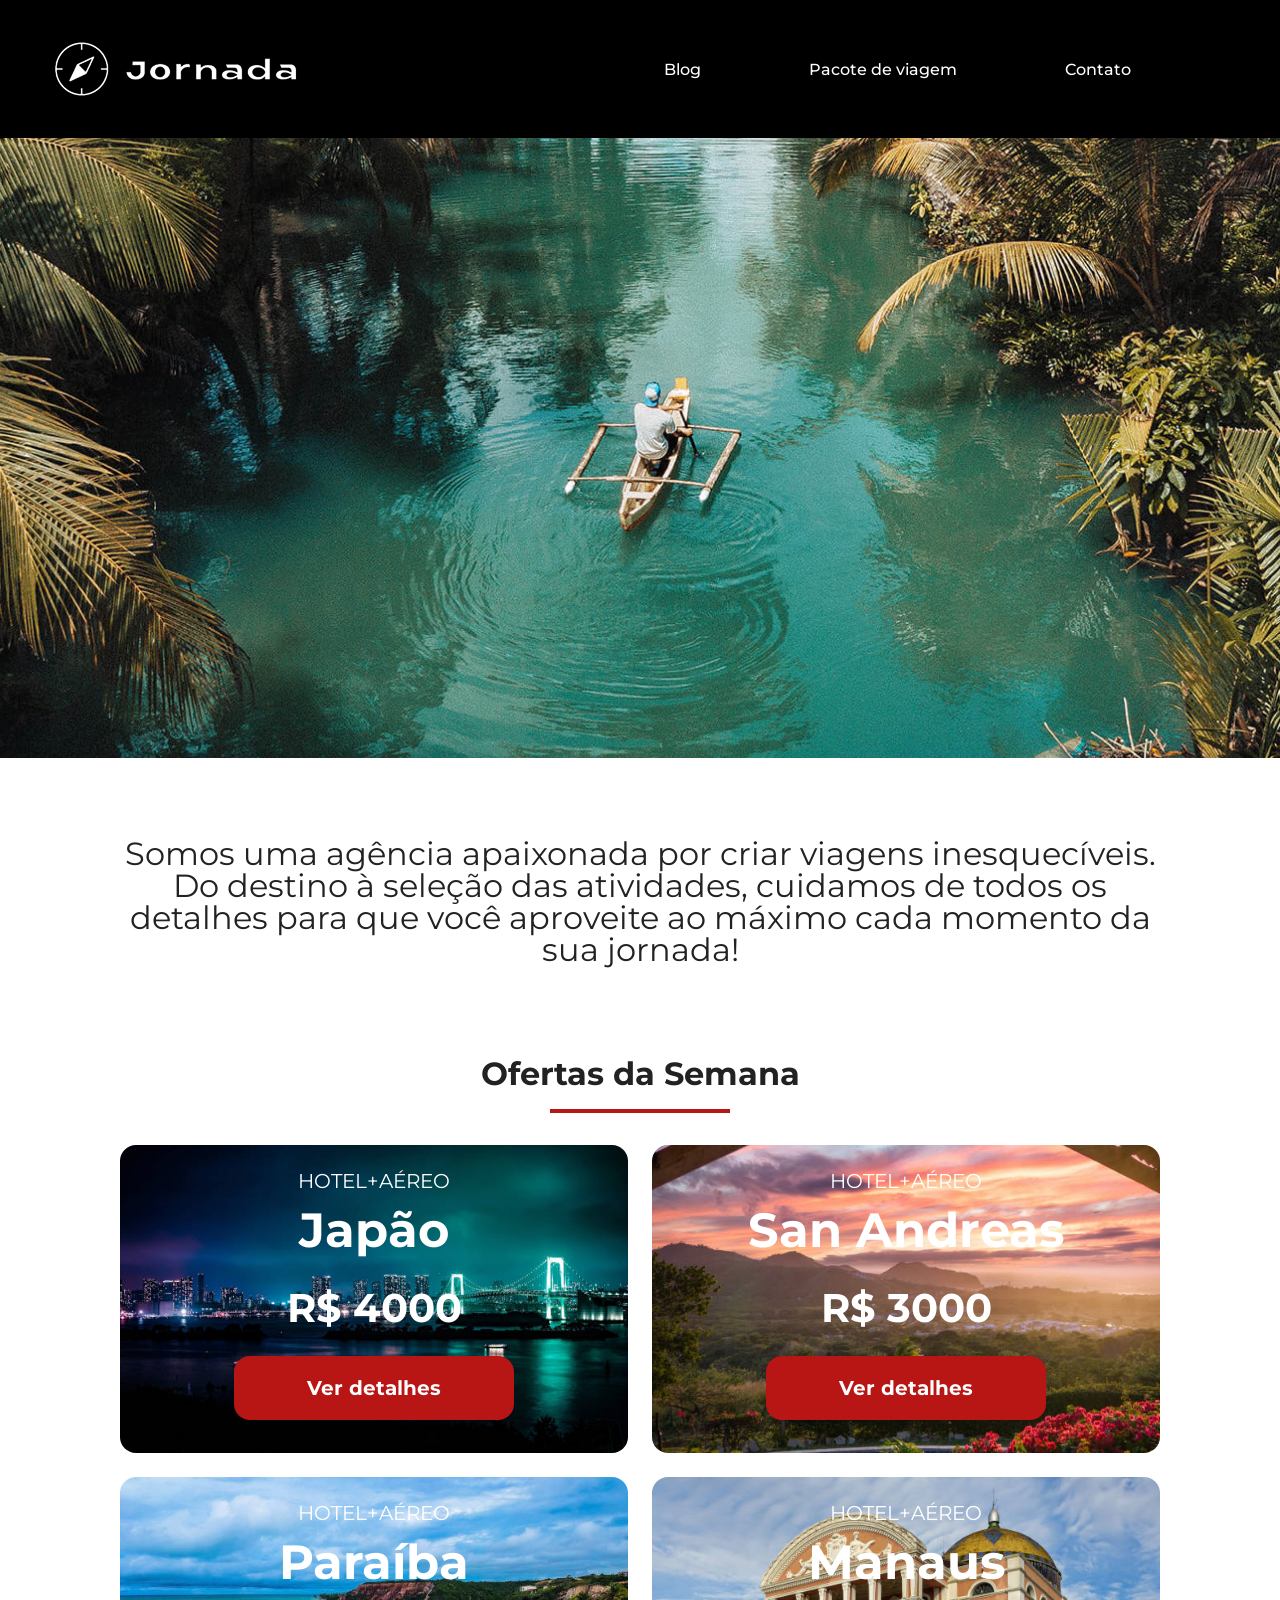
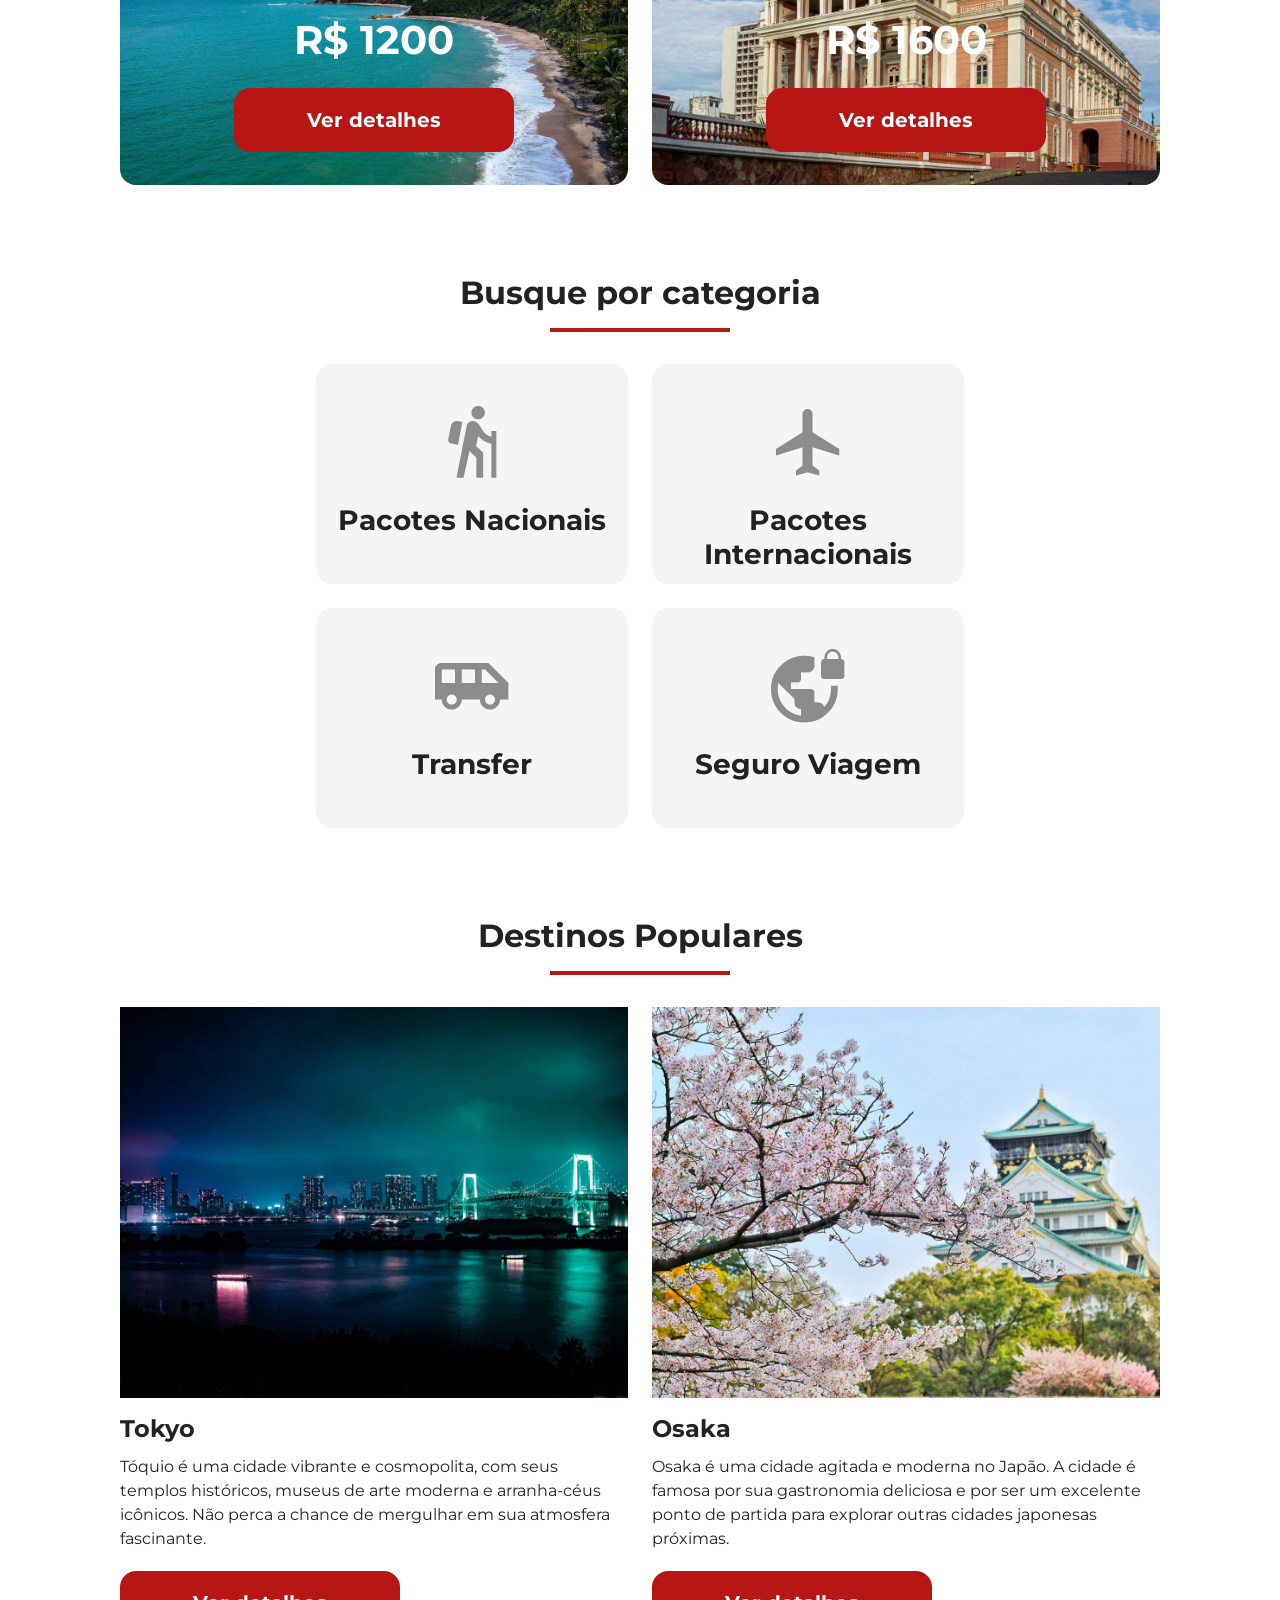
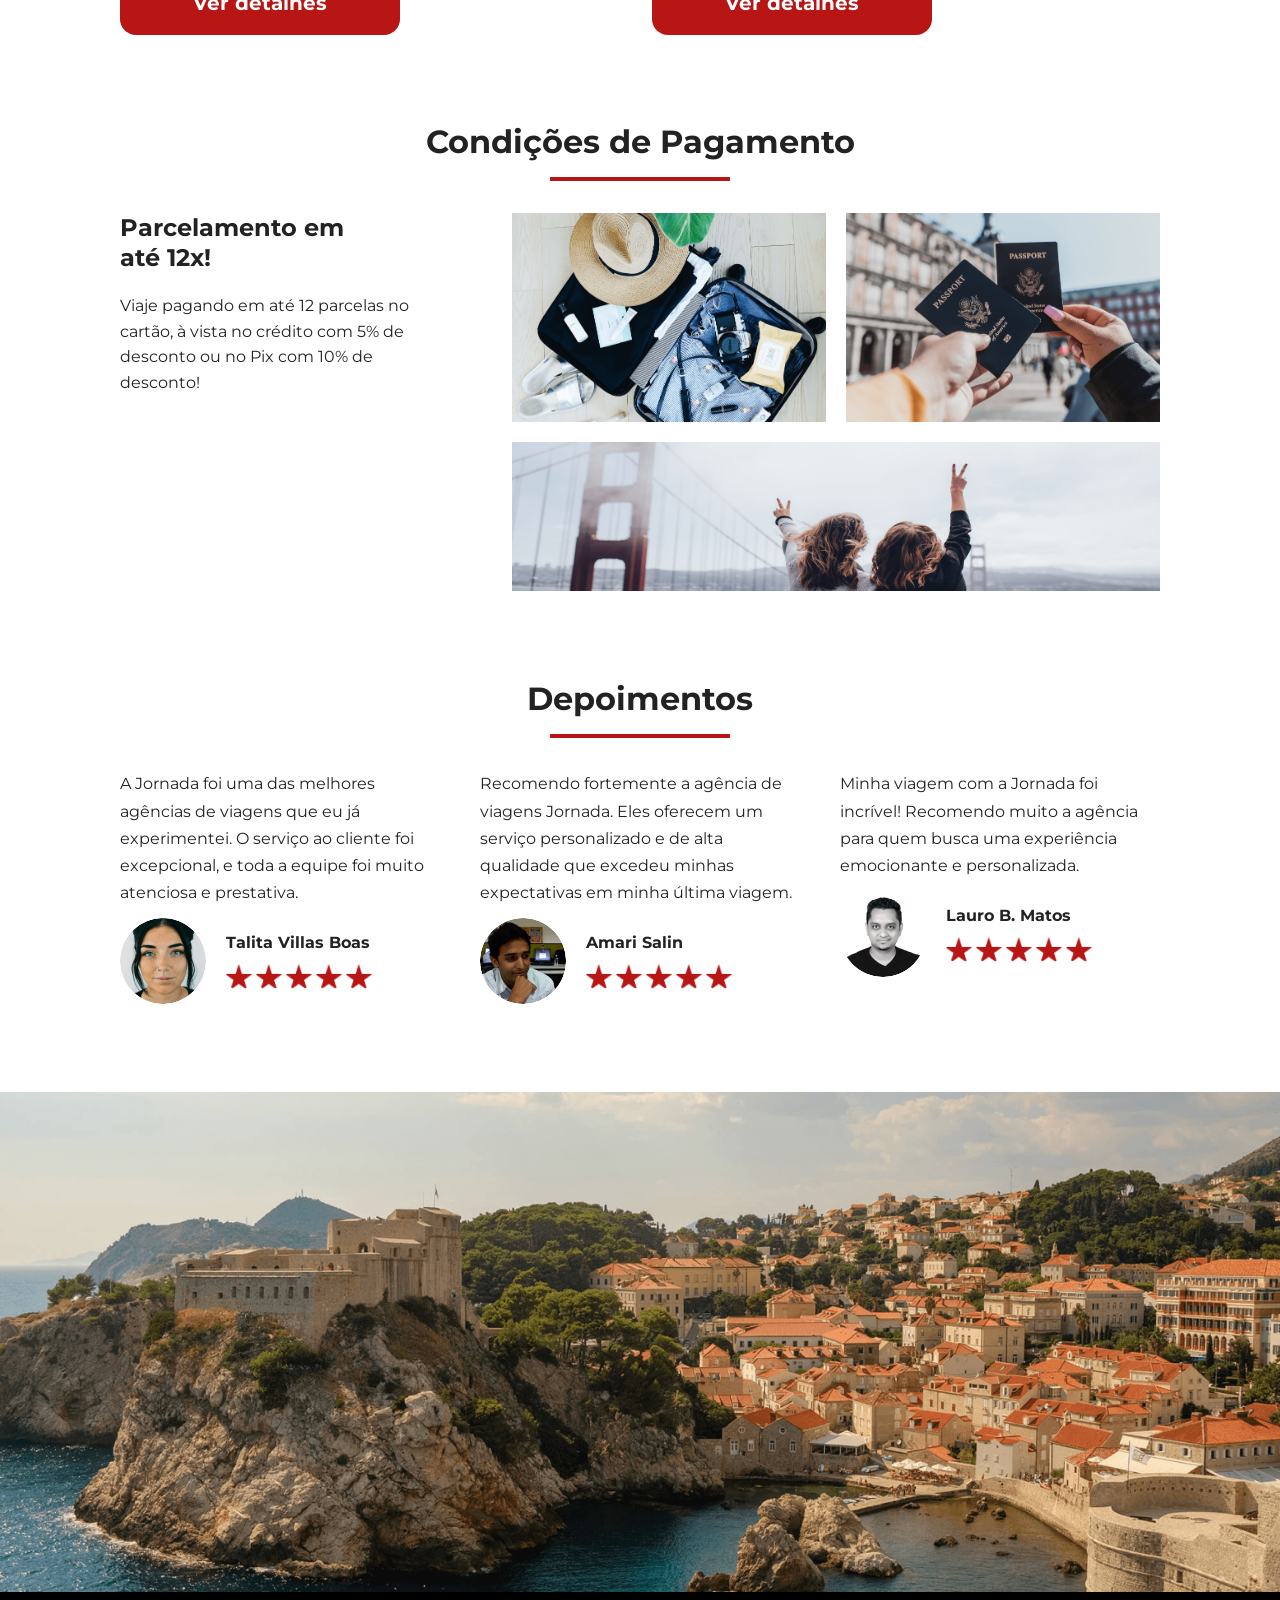
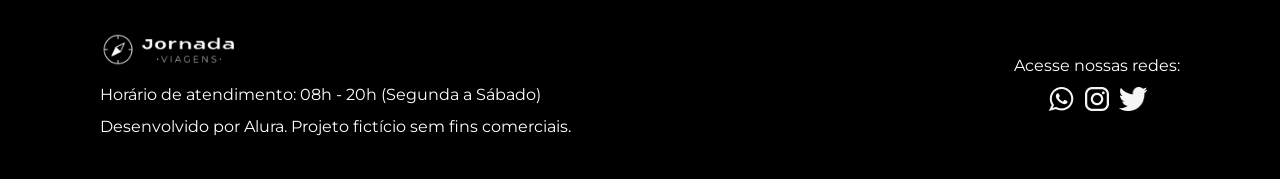
<file: index.html>
<!doctype html>
<html lang="pt-BR">
  <head>
    <meta charset="UTF-8" />
    <meta name="viewport" content="width=device-width, initial-scale=1" />
    <meta
      name="description"
      content="Conheça ofertas, destinos e condições de pagamento da Jornada Viagens."
    />
    <meta name="theme-color" content="#000000" />
    <title>Jornada Viagens</title>
    <link
      rel="preload"
      as="image"
      href="./img/hero-mobile.jpg"
      media="(max-width: 767px)"
    />
    <link
      rel="preload"
      as="image"
      href="./img/hero-tablet.jpg"
      media="(min-width: 768px) and (max-width: 1023px)"
    />
    <link
      rel="preload"
      as="image"
      href="./img/hero-desktop-v2.jpg"
      media="(min-width: 1024px)"
    />
    <link rel="stylesheet" href="./css/style.css" />
  </head>
  <body>
    <a class="skip-link" href="#conteudo">Pular para o conteúdo</a>

    <header class="site-header">
      <a class="site-logo" href="./index.html">
        <picture>
          <source
            media="(min-width: 1024px)"
            srcset="./img/bussola-texto-branca.png"
          />
          <img
            src="./img/bussola-jornada-branca.png"
            alt="Jornada Viagens — página inicial"
            width="68"
            height="64"
          />
        </picture>
      </a>

      <nav class="site-nav" aria-label="Navegação principal">
        <!-- Checkbox acessível: Espaço alterna o menu, sem JavaScript -->
        <input
          class="site-nav__checkbox"
          type="checkbox"
          id="menu-toggle"
          aria-controls="menu-principal"
        />
        <label class="site-nav__toggle" for="menu-toggle">
          <img src="./img/menu.png" alt="" width="24" height="16" />
          <span class="visually-hidden">Mostrar links de navegação</span>
        </label>
        <ul class="site-nav__links" id="menu-principal">
          <li><a href="./blog.html">Blog</a></li>
          <li><a href="./pacotes-de-viagens.html">Pacote de viagem</a></li>
          <li><a href="./contato.html">Contato</a></li>
        </ul>
      </nav>
    </header>

    <main id="conteudo">
      <section class="hero" aria-labelledby="hero-title">
        <div class="hero__image" aria-hidden="true"></div>
        <h1 class="hero__text" id="hero-title">
          Somos uma agência apaixonada por criar viagens inesquecíveis. Do
          destino à seleção das atividades, cuidamos de todos os detalhes para
          que você aproveite ao máximo cada momento da sua jornada!
        </h1>
      </section>

      <section class="section offers" aria-labelledby="offers-title">
        <h2 class="section-heading" id="offers-title">Ofertas da Semana</h2>
        <div class="offers__grid">
          <article class="offer-card offer-card--japan">
            <div class="offer-card__info">
              <p>HOTEL+AÉREO</p>
              <h3>Japão <span>R$ 4000</span></h3>
            </div>
            <a
              class="button"
              href="#"
              aria-label="Ver detalhes da oferta para o Japão"
              >Ver detalhes</a
            >
          </article>
          <article class="offer-card offer-card--san-andreas">
            <div class="offer-card__info">
              <p>HOTEL+AÉREO</p>
              <h3>San Andreas <span>R$ 3000</span></h3>
            </div>
            <a
              class="button"
              href="#"
              aria-label="Ver detalhes da oferta para San Andreas"
              >Ver detalhes</a
            >
          </article>
          <article class="offer-card offer-card--paraiba">
            <div class="offer-card__info">
              <p>HOTEL+AÉREO</p>
              <h3>Paraíba <span>R$ 1200</span></h3>
            </div>
            <a
              class="button"
              href="#"
              aria-label="Ver detalhes da oferta para a Paraíba"
              >Ver detalhes</a
            >
          </article>
          <article class="offer-card offer-card--manaus">
            <div class="offer-card__info">
              <p>HOTEL+AÉREO</p>
              <h3>Manaus <span>R$ 1600</span></h3>
            </div>
            <a
              class="button"
              href="#"
              aria-label="Ver detalhes da oferta para Manaus"
              >Ver detalhes</a
            >
          </article>
        </div>
      </section>

      <section class="section categories" aria-labelledby="categories-title">
        <h2 class="section-heading" id="categories-title">
          Busque por categoria
        </h2>
        <div class="categories__grid">
          <a class="category-card" href="#">
            <span class="category-card__icon"
              ><img
                src="./img/category-pacote-nacional.png"
                alt=""
                width="49"
                height="72"
                loading="lazy"
                decoding="async"
            /></span>
            <h3>Pacotes Nacionais</h3>
          </a>
          <a class="category-card" href="#">
            <span class="category-card__icon"
              ><img
                src="./img/category-pacote-internacional.png"
                alt=""
                width="64"
                height="67"
                loading="lazy"
                decoding="async"
            /></span>
            <h3>Pacotes Internacionais</h3>
          </a>
          <a class="category-card" href="#">
            <span class="category-card__icon"
              ><img
                src="./img/category-transfer.png"
                alt=""
                width="74"
                height="47"
                loading="lazy"
                decoding="async"
            /></span>
            <h3>Transfer</h3>
          </a>
          <a class="category-card" href="#">
            <span class="category-card__icon"
              ><img
                src="./img/category-seguro-viagens.png"
                alt=""
                width="74"
                height="74"
                loading="lazy"
                decoding="async"
            /></span>
            <h3>Seguro Viagem</h3>
          </a>
        </div>
      </section>

      <section
        class="section destinations"
        aria-labelledby="destinations-title"
      >
        <h2 class="section-heading" id="destinations-title">
          Destinos Populares
        </h2>
        <div class="destinations__grid">
          <article class="destination-card">
            <img
              class="destination-card__image"
              src="./img/destino-tokyo.jpg"
              alt="Vista noturna de Tóquio com edifícios e pontes iluminadas"
              width="800"
              height="600"
              loading="lazy"
              decoding="async"
            />
            <div class="destination-card__content">
              <h3>Tokyo</h3>
              <p>
                Tóquio é uma cidade vibrante e cosmopolita, com seus templos
                históricos, museus de arte moderna e arranha-céus icônicos. Não
                perca a chance de mergulhar em sua atmosfera fascinante.
              </p>
              <a
                class="button destination-card__button"
                href="./pacotes.html"
                aria-label="Ver detalhes dos pacotes para Tóquio"
                >Ver detalhes</a
              >
            </div>
          </article>
          <article class="destination-card">
            <img
              class="destination-card__image"
              src="./img/destino-osaka.jpg"
              alt="Castelo de Osaka cercado por cerejeiras floridas"
              width="800"
              height="600"
              loading="lazy"
              decoding="async"
            />
            <div class="destination-card__content">
              <h3>Osaka</h3>
              <p>
                Osaka é uma cidade agitada e moderna no Japão. A cidade é famosa
                por sua gastronomia deliciosa e por ser um excelente ponto de
                partida para explorar outras cidades japonesas próximas.
              </p>
              <a
                class="button destination-card__button"
                href="./pacotes.html"
                aria-label="Ver detalhes dos pacotes para Osaka"
                >Ver detalhes</a
              >
            </div>
          </article>
        </div>
      </section>

      <section class="section payment" aria-labelledby="payment-title">
        <h2 class="section-heading" id="payment-title">
          Condições de Pagamento
        </h2>
        <div class="payment__layout">
          <div class="payment__content">
            <h3>Parcelamento em até 12x!</h3>
            <p>
              Viaje pagando em até 12 parcelas no cartão, à vista no crédito com
              5% de desconto ou no Pix com 10% de desconto!
            </p>
          </div>
          <div class="payment__gallery">
            <img
              src="./img/pagamento-mala.png"
              alt="Mala aberta com roupas e acessórios de viagem"
              width="400"
              height="700"
              loading="lazy"
              decoding="async"
            />
            <img
              src="./img/pagamento-passaporte.png"
              alt="Viajantes segurando passaportes"
              width="400"
              height="700"
              loading="lazy"
              decoding="async"
            />
            <img
              class="payment__image--wide"
              src="./img/pagamento-viagem.png"
              alt="Viajantes em frente à ponte Golden Gate"
              width="800"
              height="450"
              loading="lazy"
              decoding="async"
            />
          </div>
        </div>
      </section>

      <section
        class="section testimonials"
        aria-labelledby="testimonials-title"
      >
        <h2 class="section-heading" id="payment-title">Depoimentos</h2>
        <div class="testimonials-layout">
          <article class="testimonial-first">
            <header>
              <p>
                A Jornada foi uma das melhores agências de viagens que eu já
                experimentei. O serviço ao cliente foi excepcional, e toda a
                equipe foi muito atenciosa e prestativa.
              </p>
            </header>
            <footer>
              <img src="./img/avatar-talita.png" alt="Avatar da Talita" />
              <div class="profile-content">
                <h4>Talita Villas Boas</h4>
                <div class="rating">
                  <img src="./img/start.png" alt="estrela" class="star" />
                  <img src="./img/start.png" alt="estrela" class="star" />
                  <img src="./img/start.png" alt="estrela" class="star" />
                  <img src="./img/start.png" alt="estrela" class="star" />
                  <img src="./img/start.png" alt="estrela" class="star" />
                </div>
              </div>
            </footer>
          </article>
          <article class="testimonial-second">
            <header>
              <p>
                Recomendo fortemente a agência de viagens Jornada. Eles oferecem
                um serviço personalizado e de alta qualidade que excedeu minhas
                expectativas em minha última viagem.
              </p>
            </header>
            <footer>
              <img src="./img/avatar-amari.png" alt="Avatar do Amari" />
              <div class="profile-content">
                <h4>Amari Salin</h4>
                <div class="rating">
                  <img src="./img/start.png" alt="estrela" class="star" />
                  <img src="./img/start.png" alt="estrela" class="star" />
                  <img src="./img/start.png" alt="estrela" class="star" />
                  <img src="./img/start.png" alt="estrela" class="star" />
                  <img src="./img/start.png" alt="estrela" class="star" />
                </div>
              </div>
            </footer>
          </article>
          <article class="testimonial-third">
            <header>
              <p>
                Minha viagem com a Jornada foi incrível! Recomendo muito a
                agência para quem busca uma experiência emocionante e
                personalizada.
              </p>
            </header>
            <footer>
              <img src="./img/avatar-lauro.png" alt="Avatar do Lauro" />
              <div class="profile-content">
                <h4>Lauro B. Matos</h4>
                <div class="rating">
                  <img src="./img/start.png" alt="estrela" class="star" />
                  <img src="./img/start.png" alt="estrela" class="star" />
                  <img src="./img/start.png" alt="estrela" class="star" />
                  <img src="./img/start.png" alt="estrela" class="star" />
                  <img src="./img/start.png" alt="estrela" class="star" />
                </div>
              </div>
            </footer>
          </article>
        </div>
      </section>
    </main>

    <!-- Rodapé -->
    <footer class="site-footer">
      <div
        class="site-footer__image"
        alt="Vista panorâmica da cidade de Dubrovnik, na Croácia"
        loading="lazy"
        decoding="async"
      ></div>

      <div class="site-footer__content">
        <!-- Informações da agência -->
        <div class="site-footer__info">
          <img
            class="site-footer__logo"
            src="./img/footer-logo.png"
            alt="Jornada Viagens"
            width="140"
          />

          <div class="site-footer__details">
            <p>Horário de atendimento: 08h - 20h (Segunda a Sábado)</p>

            <p>Desenvolvido por Alura. Projeto fictício sem fins comerciais.</p>
          </div>
        </div>

        <!-- Redes sociais -->
        <div class="site-footer__social">
          <p>Acesse nossas redes:</p>

          <ul class="site-footer__social-list">
            <li>
              <a href="#" aria-label="WhatsApp da Jornada Viagens">
                <img
                  src="./img/footer-whatsapp.png"
                  alt=""
                  width="24"
                  height="24"
                />
              </a>
            </li>

            <li>
              <a href="#" aria-label="Instagram da Jornada Viagens">
                <img
                  src="./img/footer-instagram.png"
                  alt=""
                  width="24"
                  height="24"
                />
              </a>
            </li>

            <li>
              <a href="#" aria-label="Twitter da Jornada Viagens">
                <img
                  class="twitter"
                  src="./img/footer-twitter.png"
                  alt=""
                  width="24"
                  height="24"
                />
              </a>
            </li>
          </ul>
        </div>
      </div>
    </footer>
  </body>
</html>
</file>
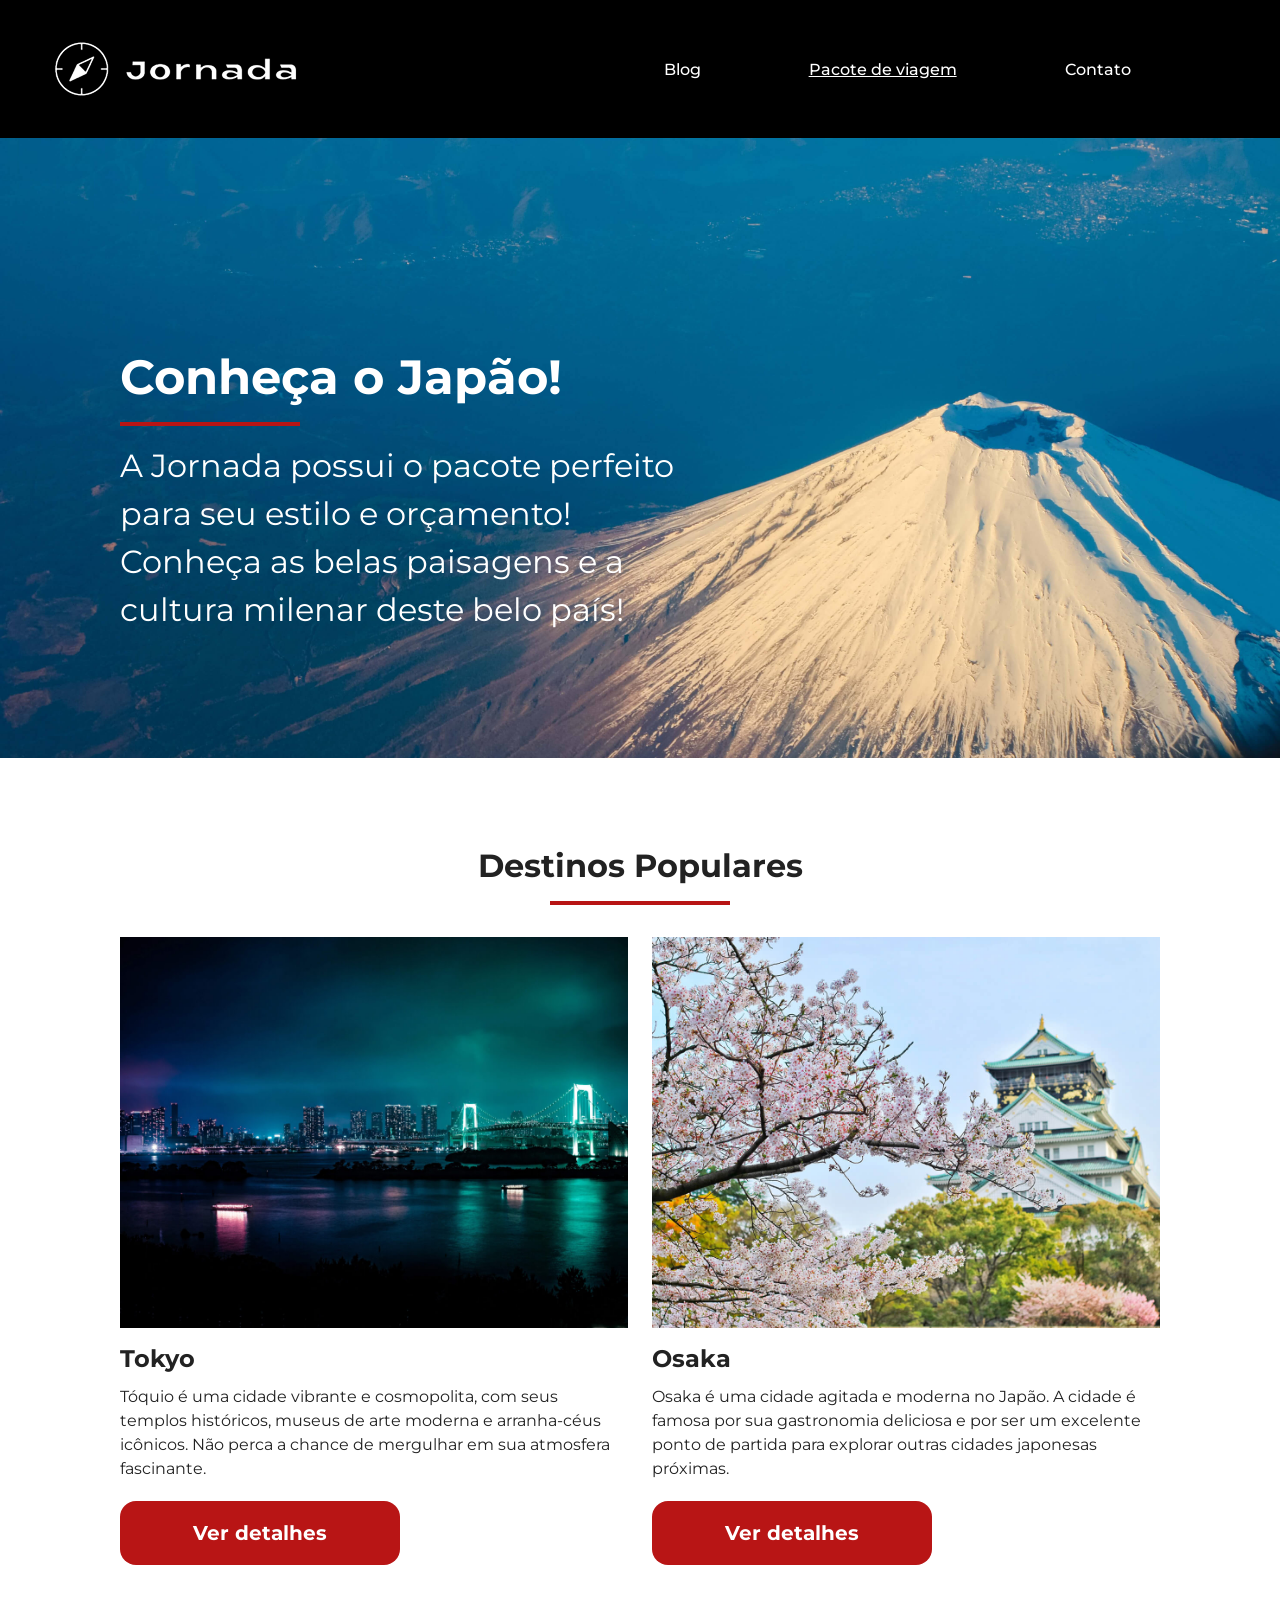
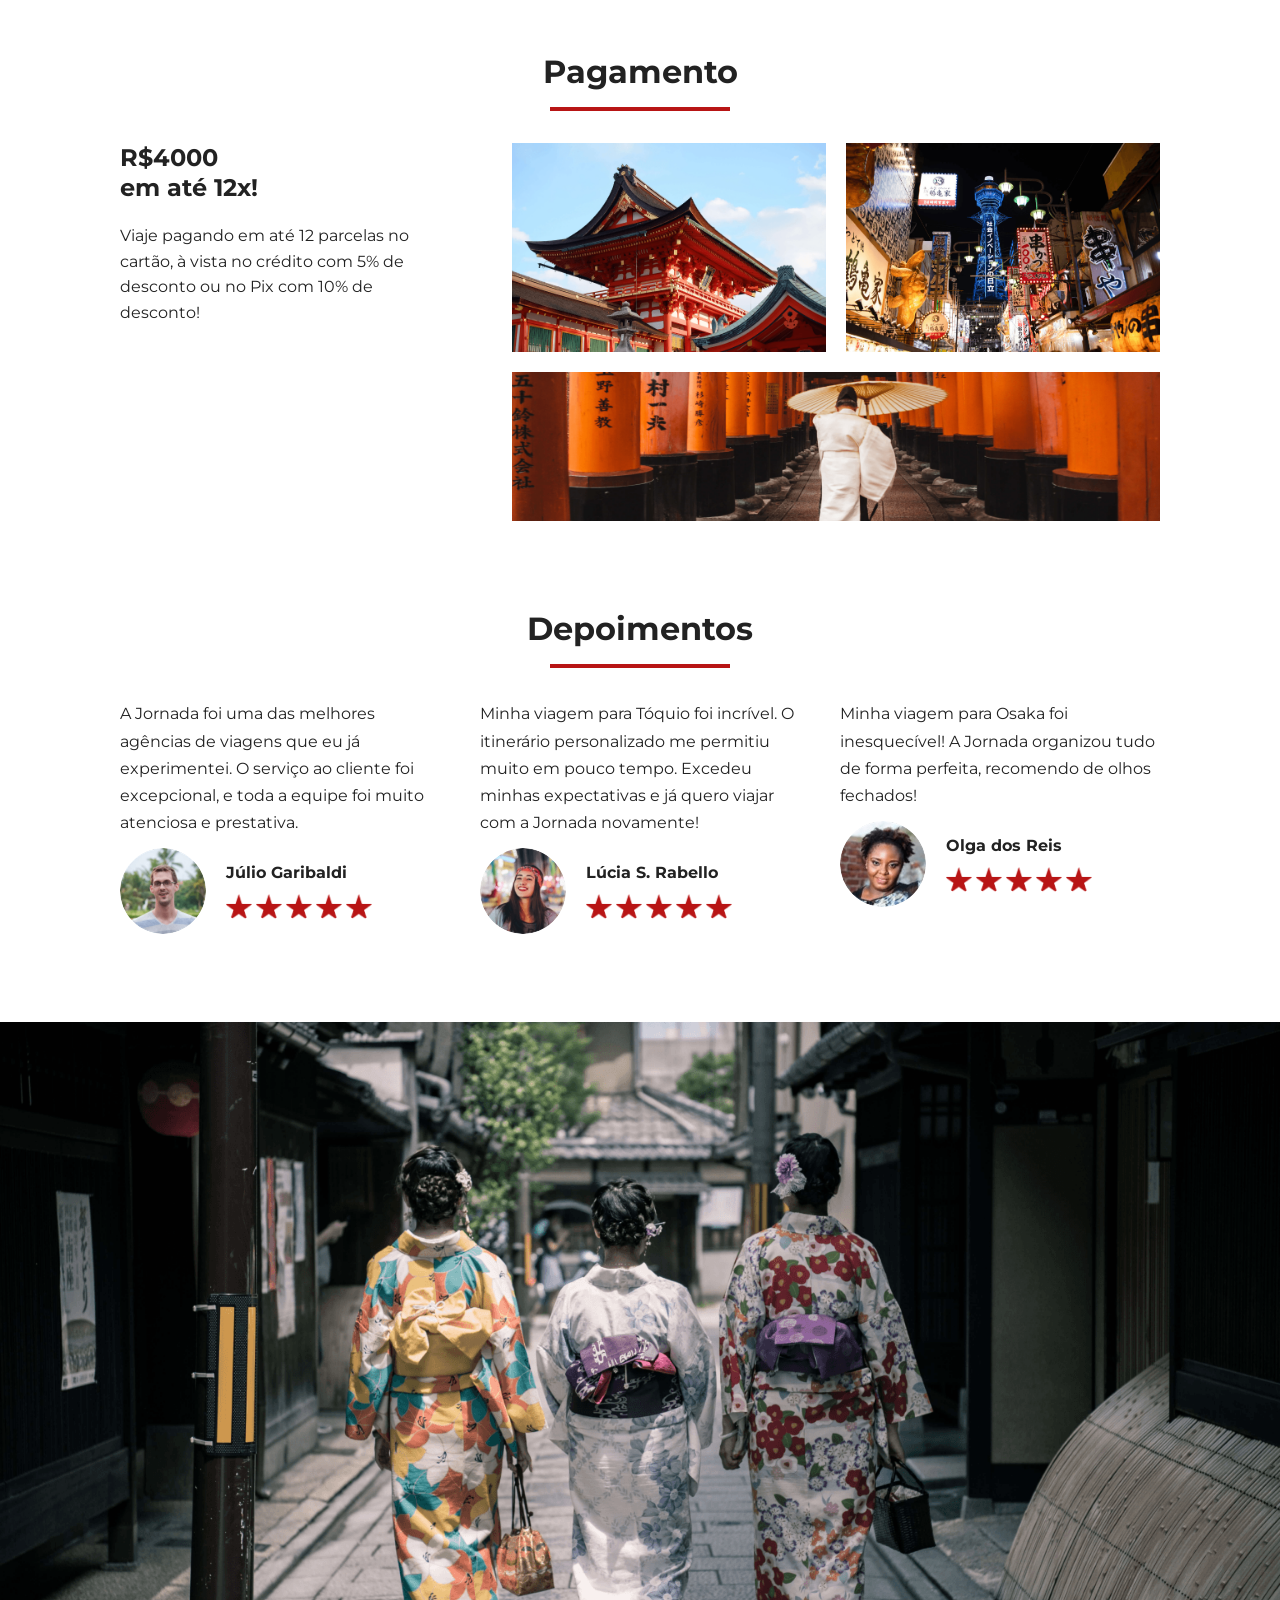
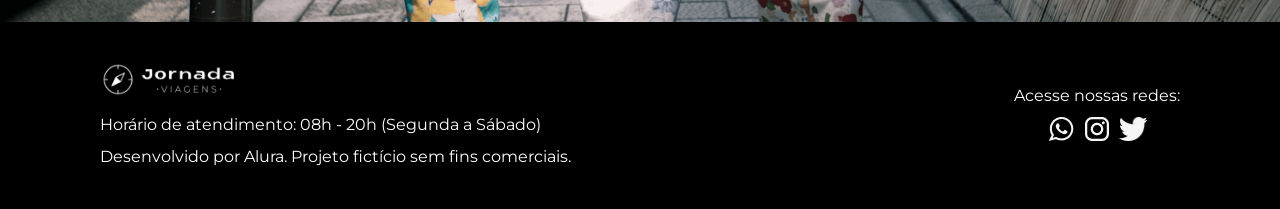
<file: pacotes-de-viagens.html>
<!doctype html>
<html lang="pt-BR">
  <head>
    <meta charset="UTF-8" />
    <meta name="viewport" content="width=device-width, initial-scale=1" />
    <meta
      name="description"
      content="Conheça ofertas, destinos e condições de pagamento da Jornada Viagens."
    />
    <meta name="theme-color" content="#000000" />
    <title>Jornada Viagens</title>
    <link
      rel="preload"
      as="image"
      href="./img/hero-mobile.jpg"
      media="(max-width: 767px)"
    />
    <link
      rel="preload"
      as="image"
      href="./img/hero-tablet.jpg"
      media="(min-width: 768px) and (max-width: 1023px)"
    />
    <link
      rel="preload"
      as="image"
      href="./img/hero-desktop-v2.jpg"
      media="(min-width: 1024px)"
    />
    <link rel="stylesheet" href="./css/style.css" />
  </head>
  <body>
    <a class="skip-link" href="#conteudo">Pular para o conteúdo</a>

    <header class="site-header">
      <a class="site-logo" href="./index.html">
        <picture>
          <source
            media="(min-width: 1024px)"
            srcset="./img/bussola-texto-branca.png"
          />
          <img
            src="./img/bussola-jornada-branca.png"
            alt="Jornada Viagens — página inicial"
            width="68"
            height="64"
          />
        </picture>
      </a>

      <nav class="site-nav" aria-label="Navegação principal">
        <!-- Checkbox acessível: Espaço alterna o menu, sem JavaScript -->
        <input
          class="site-nav__checkbox"
          type="checkbox"
          id="menu-toggle"
          aria-controls="menu-principal"
        />
        <label class="site-nav__toggle" for="menu-toggle">
          <img src="./img/menu.png" alt="" width="24" height="16" />
          <span class="visually-hidden">Mostrar links de navegação</span>
        </label>
        <ul class="site-nav__links" id="menu-principal">
          <li><a href="./blog.html">Blog</a></li>
          <li><a href="./pacotes.html" style="text-decoration: underline;">Pacote de viagem</a></li>
          <li><a href="./contato.html">Contato</a></li>
        </ul>
      </nav>
    </header>

    <main id="conteudo">
      <section class="pacotes-hero" aria-labelledby="hero-title">
        <div class="pacotes-hero__image" aria-hidden="true">
          <div class="pacotes-hero-texto">
            <h1 class="pacotes-section-heading" id="destinations-title">
              Conheça o Japão!
            </h1>
            <p>
              A Jornada possui o pacote perfeito para seu estilo e orçamento!
              Conheça as belas paisagens e a cultura milenar deste belo país!
            </p>
          </div>
        </div>
      </section>

      <section
        class="section destinations"
        aria-labelledby="destinations-title"
      >
        <h2 class="section-heading" id="destinations-title">
          Destinos Populares
        </h2>
        <div class="destinations__grid">
          <article class="destination-card">
            <img
              class="destination-card__image"
              src="./img/destino-tokyo.jpg"
              alt="Vista noturna de Tóquio com edifícios e pontes iluminadas"
              width="800"
              height="600"
              loading="lazy"
              decoding="async"
            />
            <div class="destination-card__content">
              <h3>Tokyo</h3>
              <p>
                Tóquio é uma cidade vibrante e cosmopolita, com seus templos
                históricos, museus de arte moderna e arranha-céus icônicos. Não
                perca a chance de mergulhar em sua atmosfera fascinante.
              </p>
              <a
                class="button destination-card__button"
                href="./pacotes.html"
                aria-label="Ver detalhes dos pacotes para Tóquio"
                >Ver detalhes</a
              >
            </div>
          </article>
          <article class="destination-card">
            <img
              class="destination-card__image"
              src="./img/destino-osaka.jpg"
              alt="Castelo de Osaka cercado por cerejeiras floridas"
              width="800"
              height="600"
              loading="lazy"
              decoding="async"
            />
            <div class="destination-card__content">
              <h3>Osaka</h3>
              <p>
                Osaka é uma cidade agitada e moderna no Japão. A cidade é famosa
                por sua gastronomia deliciosa e por ser um excelente ponto de
                partida para explorar outras cidades japonesas próximas.
              </p>
              <a
                class="button destination-card__button"
                href="./pacotes.html"
                aria-label="Ver detalhes dos pacotes para Osaka"
                >Ver detalhes</a
              >
            </div>
          </article>
        </div>
      </section>

      <section class="section payment" aria-labelledby="payment-title">
        <h2 class="section-heading" id="payment-title">Pagamento</h2>
        <div class="payment__layout">
          <div class="payment__content">
            <h3>
              R$4000 <br />
              em até 12x!
            </h3>
            <p>
              Viaje pagando em até 12 parcelas no cartão, à vista no crédito com
              5% de desconto ou no Pix com 10% de desconto!
            </p>
          </div>
          <div class="payment__gallery">
            <img
              src="./img/pacotes-pagamento-1.png"
              alt="Tempo no japão"
              width="400"
              height="700"
              loading="lazy"
              decoding="async"
            />
            <img
              src="./img/pacotes-pagamento-2.png"
              alt="Cidade do japão iluminada de noite"
              width="400"
              height="700"
              loading="lazy"
              decoding="async"
            />
            <img
              class="payment__image--wide"
              src="./img/pacotes-pagamento-3.png"
              alt="Moça de kimono em templo do japão"
              width="800"
              height="450"
              loading="lazy"
              decoding="async"
            />
          </div>
        </div>
      </section>

      <section
        class="section testimonials"
        aria-labelledby="testimonials-title"
      >
        <h2 class="section-heading" id="payment-title">Depoimentos</h2>
        <div class="testimonials-layout">
          <article class="testimonial-first">
            <header>
              <p>
                A Jornada foi uma das melhores agências de viagens que eu já
                experimentei. O serviço ao cliente foi excepcional, e toda a
                equipe foi muito atenciosa e prestativa.
              </p>
            </header>
            <footer>
              <img src="./img/pacotes-avatar-1.png" alt="Avatar da Talita" />
              <div class="profile-content">
                <h4>Júlio Garibaldi</h4>
                <div class="rating">
                  <img src="./img/start.png" alt="estrela" class="star" />
                  <img src="./img/start.png" alt="estrela" class="star" />
                  <img src="./img/start.png" alt="estrela" class="star" />
                  <img src="./img/start.png" alt="estrela" class="star" />
                  <img src="./img/start.png" alt="estrela" class="star" />
                </div>
              </div>
            </footer>
          </article>
          <article class="testimonial-second">
            <header>
              <p>
                Minha viagem para Tóquio foi incrível. O itinerário
                personalizado me permitiu muito em pouco tempo. Excedeu minhas
                expectativas e já quero viajar com a Jornada novamente!
              </p>
            </header>
            <footer>
              <img src="./img/pacotes-avatar-2.png" alt="Avatar do Amari" />
              <div class="profile-content">
                <h4>Lúcia S. Rabello</h4>
                <div class="rating">
                  <img src="./img/start.png" alt="estrela" class="star" />
                  <img src="./img/start.png" alt="estrela" class="star" />
                  <img src="./img/start.png" alt="estrela" class="star" />
                  <img src="./img/start.png" alt="estrela" class="star" />
                  <img src="./img/start.png" alt="estrela" class="star" />
                </div>
              </div>
            </footer>
          </article>
          <article class="testimonial-third">
            <header>
              <p>
                Minha viagem para Osaka foi inesquecível! A Jornada organizou
                tudo de forma perfeita, recomendo de olhos fechados!
              </p>
            </header>
            <footer>
              <img src="./img/pacotes-avatar-3.png" alt="Avatar do Lauro" />
              <div class="profile-content">
                <h4>Olga dos Reis</h4>
                <div class="rating">
                  <img src="./img/start.png" alt="estrela" class="star" />
                  <img src="./img/start.png" alt="estrela" class="star" />
                  <img src="./img/start.png" alt="estrela" class="star" />
                  <img src="./img/start.png" alt="estrela" class="star" />
                  <img src="./img/start.png" alt="estrela" class="star" />
                </div>
              </div>
            </footer>
          </article>
        </div>
      </section>
    </main>

    <!-- Rodapé -->
    <footer class="site-footer">
      <div
        class="pacotes-footer__image"
        alt="Vista de tres moças de kimono na cidade de Tokyo"
        loading="lazy"
        decoding="async"
      ></div>

      <div class="site-footer__content">
        <!-- Informações da agência -->
        <div class="site-footer__info">
          <img
            class="site-footer__logo"
            src="./img/footer-logo.png"
            alt="Jornada Viagens"
            width="140"
          />

          <div class="site-footer__details">
            <p>Horário de atendimento: 08h - 20h (Segunda a Sábado)</p>

            <p>Desenvolvido por Alura. Projeto fictício sem fins comerciais.</p>
          </div>
        </div>

        <!-- Redes sociais -->
        <div class="site-footer__social">
          <p>Acesse nossas redes:</p>

          <ul class="site-footer__social-list">
            <li>
              <a href="#" aria-label="WhatsApp da Jornada Viagens">
                <img
                  src="./img/footer-whatsapp.png"
                  alt=""
                  width="24"
                  height="24"
                />
              </a>
            </li>

            <li>
              <a href="#" aria-label="Instagram da Jornada Viagens">
                <img
                  src="./img/footer-instagram.png"
                  alt=""
                  width="24"
                  height="24"
                />
              </a>
            </li>

            <li>
              <a href="#" aria-label="Twitter da Jornada Viagens">
                <img
                  class="twitter"
                  src="./img/footer-twitter.png"
                  alt=""
                  width="24"
                  height="24"
                />
              </a>
            </li>
          </ul>
        </div>
      </div>
    </footer>
  </body>
</html>
</file>
<file: css/style.css>
@import url(./src/global.css);
@import url(./src/header.css);
@import url(./src/hero.css);
@import url(./src/offers.css);
@import url(./src/categories.css);
@import url(./src/destinations.css);
@import url(./src/payments.css);
@import url(./src/testimonials.css);
@import url(./src/footer.css);
</file>
